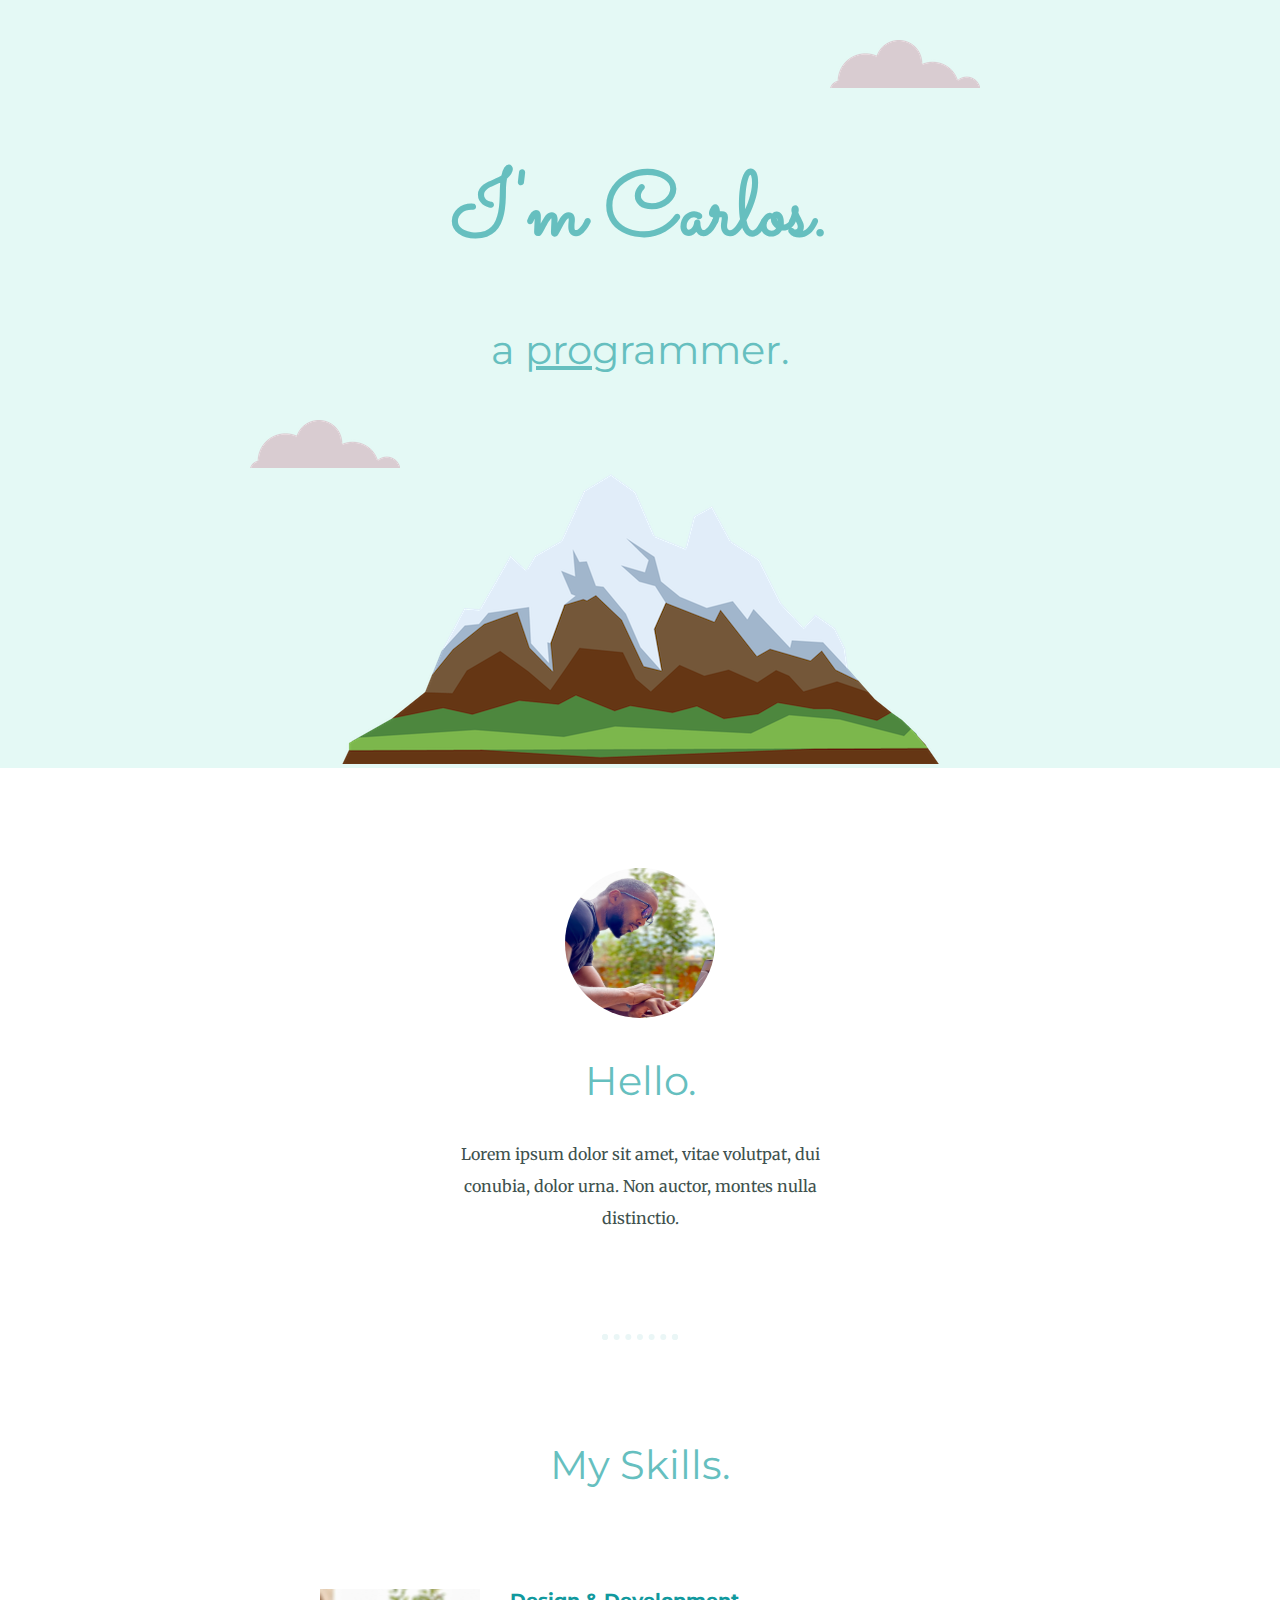
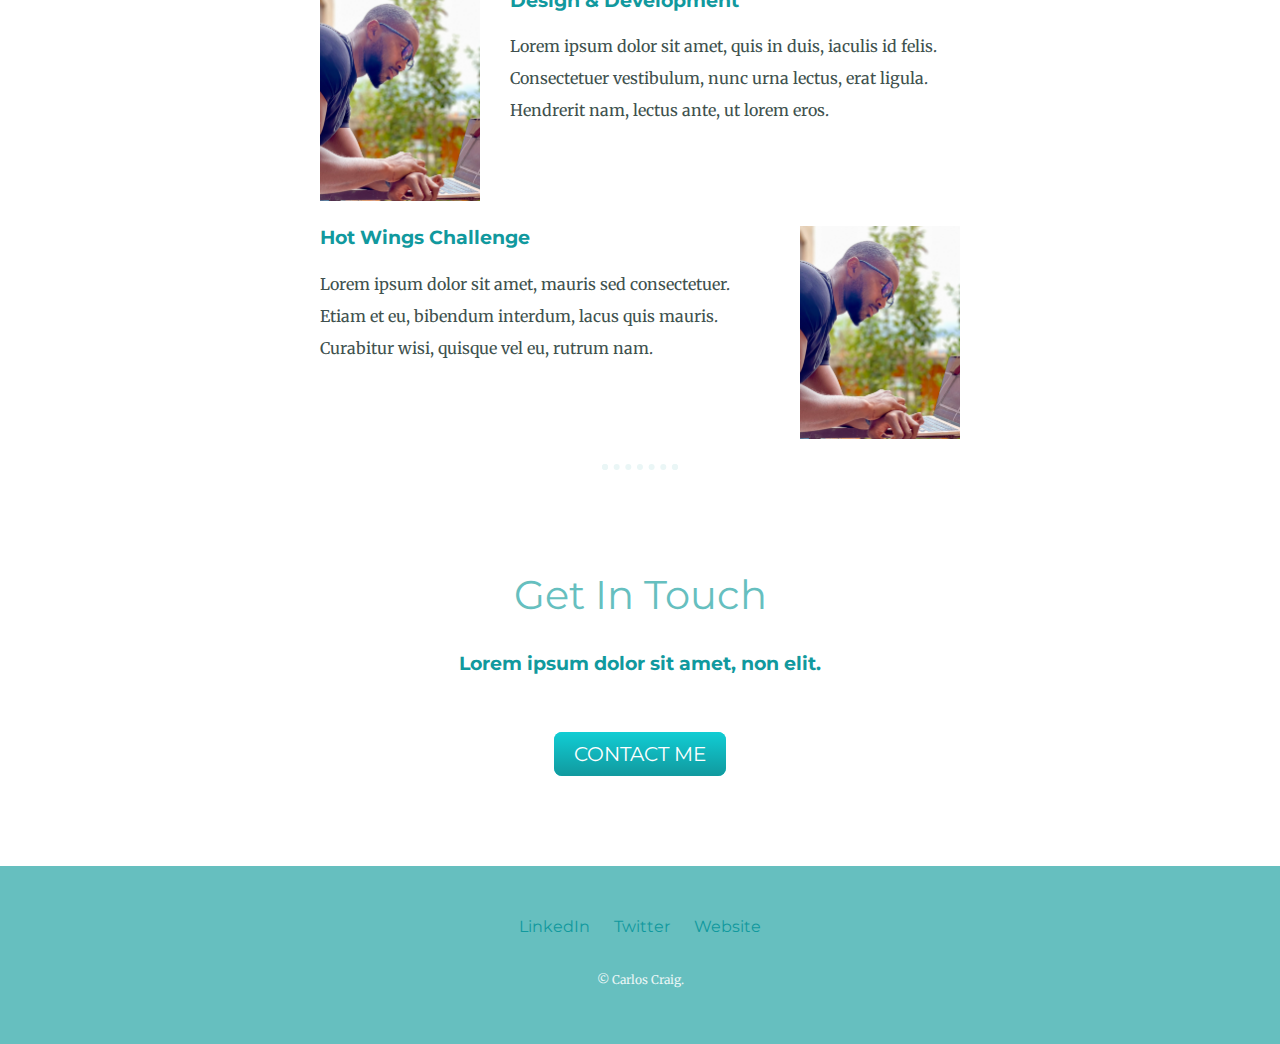
<file: Web Development/CSS - My Site/index.html>
<!DOCTYPE html>
<html lang="en">
  <head>
    <meta charset="UTF-8" />
    <title>Carlos Craig</title>
    <link rel="stylesheet" href="css/styles.css" />
    <link rel="icon" href="favicon.ico?v=2" />
    <link rel="preconnect" href="https://fonts.googleapis.com" />
    <link rel="preconnect" href="https://fonts.gstatic.com" crossorigin />
    <link
      href="https://fonts.googleapis.com/css2?family=Merriweather&family=Montserrat&family=Sacramento&display=swap"
      rel="stylesheet"
    />
  </head>
  <body>
    <div class="top-container">
      <img class="top-cloud" src="images/cloud.png" alt="cloud-img" />
      <h1>I'm Carlos.</h1>
      <h2>a <span class="pro">pro</span>grammer.</h2>
      <img class="bottom-cloud" src="images/cloud.png" alt="cloud-img" />
      <img src="images/mountain.png" alt="mountain-img" />
    </div>
    <div class="middle-container">
      <div class="profile">
        <img
          class="profilePic"
          src="images/carlos.jpg"
          alt="Carlos Profile Pic"
        />
        <h2>Hello.</h2>
        <p class="intro">
          Lorem ipsum dolor sit amet, vitae volutpat, dui conubia, dolor urna.
          Non auctor, montes nulla distinctio.
        </p>
      </div>
      <hr />
      <div class="skills">
        <h2>My Skills.</h2>
        <div class="skill-row">
          <img
            class="code-img"
            src="images/carlos.jpg"
            alt="Carlos Profile Pic"
          />
          <h3>Design & Development</h3>
          <p class="code-skill-description">
            Lorem ipsum dolor sit amet, quis in duis, iaculis id felis.
            Consectetuer vestibulum, nunc urna lectus, erat ligula. Hendrerit
            nam, lectus ante, ut lorem eros.
          </p>
        </div>
        <div class="skill-row">
          <img
            class="challenge-img"
            src="images/carlos.jpg"
            alt="Carlos Profile Pic"
          />
          <h3>Hot Wings Challenge</h3>
          <p class="challenge-description">
            Lorem ipsum dolor sit amet, mauris sed consectetuer. Etiam et eu,
            bibendum interdum, lacus quis mauris. Curabitur wisi, quisque vel
            eu, rutrum nam.
          </p>
        </div>
      </div>
      <hr />
      <div class="contact-me">
        <h2>Get In Touch</h2>
        <h3>Lorem ipsum dolor sit amet, non elit.</h3>
        <p class="contact-messenger">
          Lorem ipsum dolor sit amet, in quis, aenean amet. Phasellus sodales,
          tellus donec dui, ornare erat.
        </p>
        <a class="btn" href="mailto:name@email.com">CONTACT ME</a>
      </div>
    </div>

    <div class="bottom-container">
      <a class="footer-link" href="https://www.linkedin.com/">LinkedIn</a>
      <a class="footer-link" href="https://twitter.com/">Twitter</a>
      <a class="footer-link" href="https://www.appbrewery.co/">Website</a>
      <p class="copyright">© Carlos Craig.</p>
    </div>
  </body>
</html>
</file>
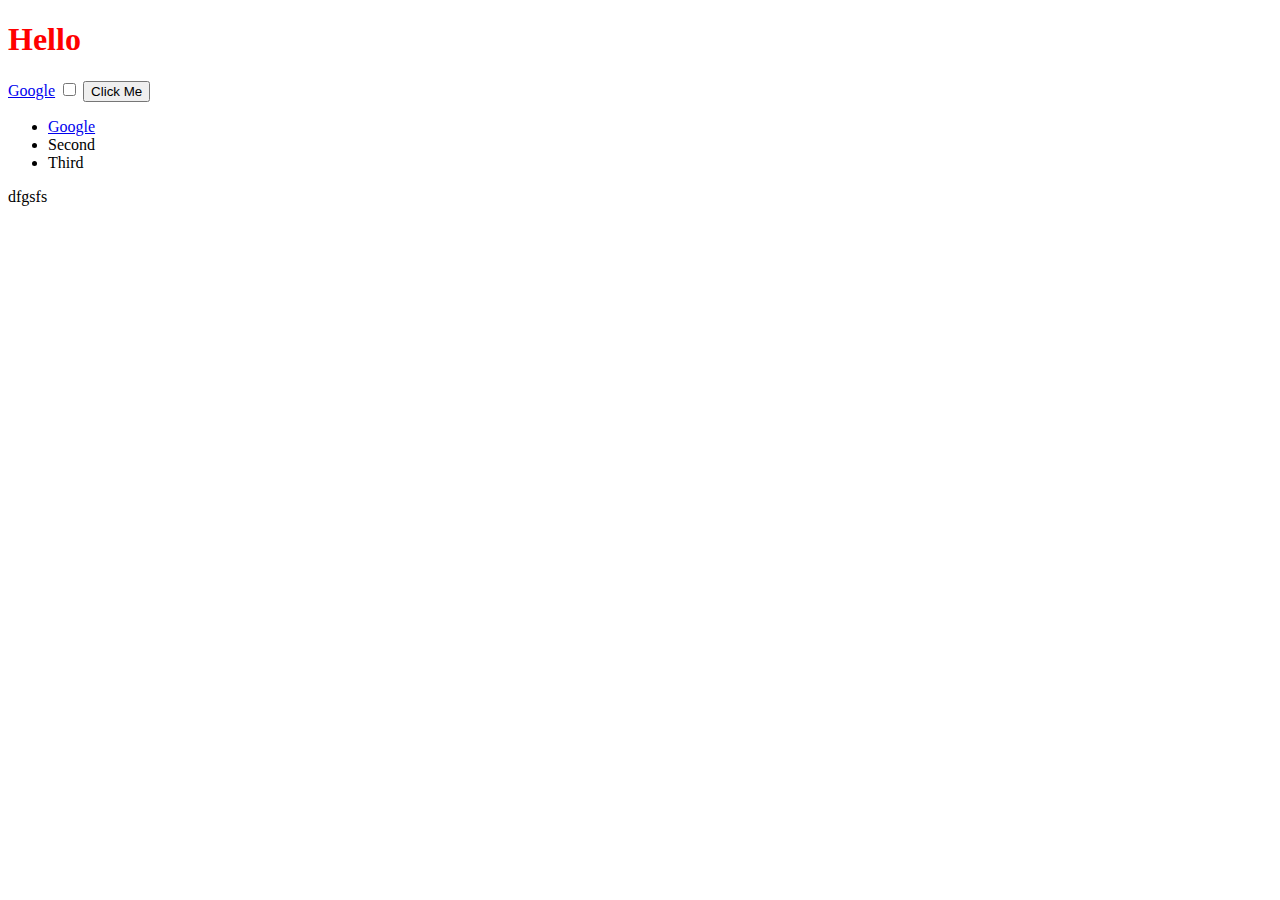
<file: Web Development/DOM/index.html>
<!DOCTYPE html>
<html lang="en" dir="ltr">
  <head>
    <meta charset="utf-8" />
    <title>My Website</title>
    <link rel="stylesheet" href="styles.css" />
  </head>
  <body>
    <h1 id="title">Hello</h1>
    <a href="https://www.google.com">Google</a>
    <input type="checkbox" />

    <button class="btn">Click Me</button>

    <ul id="list">
      <li class="item">
        <a href="https://www.google.com">Google</a>
      </li>
      <li class="item">Second</li>
      <li class="item">Third</li>
    </ul>
  </body>
</html>
dfgsfs
</file>
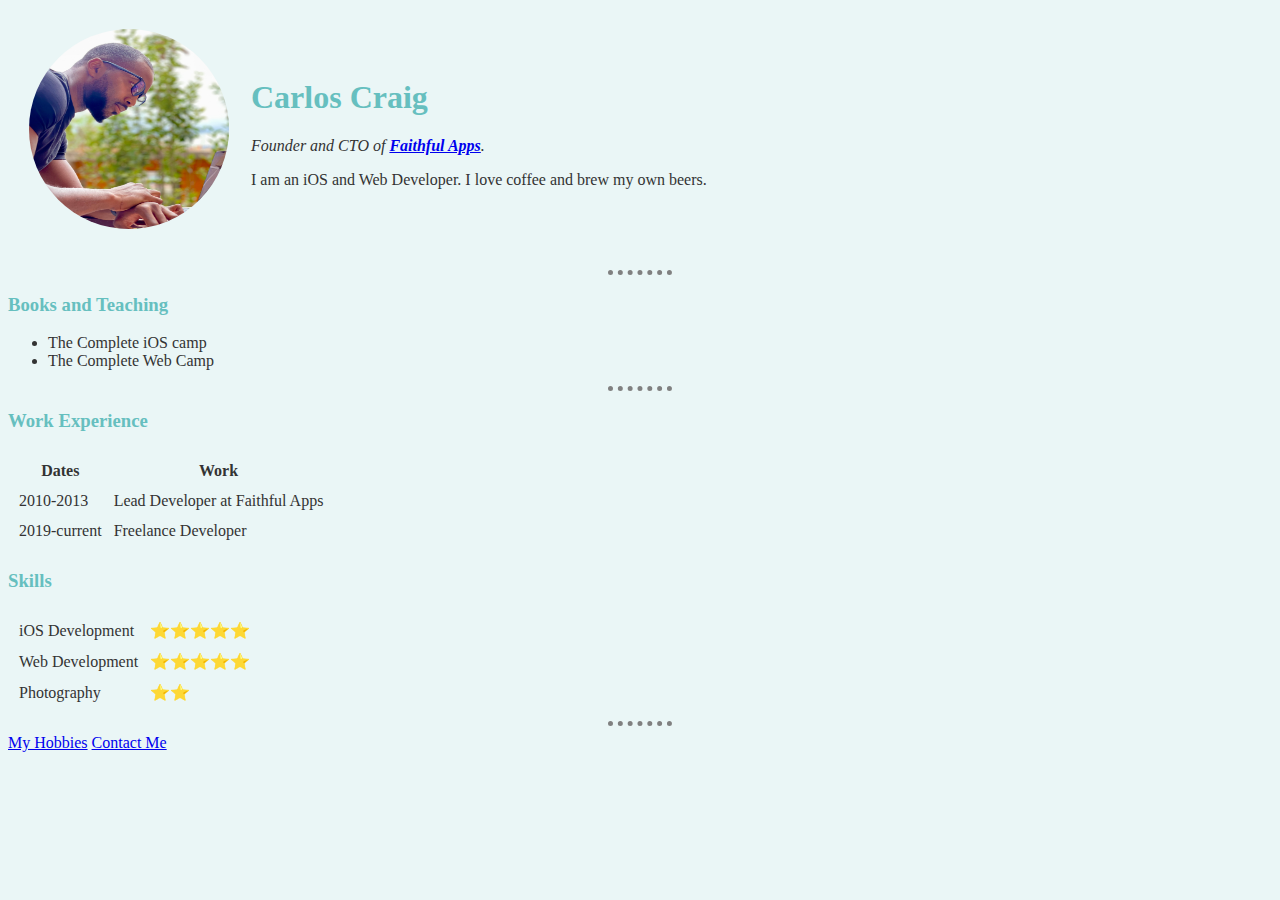
<file: Web Development/HTML - Personal Site/index.html>
<!DOCTYPE html>
<html lang="en">
  <head>
    <meta charset="UTF-8" />
    <meta http-equiv="X-UA-Compatible" content="IE=edge" />
    <meta name="viewport" content="width=device-width, initial-scale=1.0" />
    <title>🤘🏾Carlos</title>
    <link rel="stylesheet" href="css/styles.css" />
  </head>

  <body>
    <table cellspacing="20">
      <tr>
        <td>
          <img
            class="profilePic"
            src="images/carlos.jpg"
            alt="carlos profile pic"
          />
        </td>
        <td>
          <h1>Carlos Craig</h1>
          <p>
            <em>
              Founder and CTO of
              <strong
                ><a href="http://www.instagram.com">Faithful Apps</a></strong
              >.</em
            >
          </p>
          <p>
            I am an iOS and Web Developer. I love coffee and brew my own beers.
          </p>
        </td>
      </tr>
    </table>
    <p></p>
    <hr />
    <h3>Books and Teaching</h3>
    <ul>
      <li>The Complete iOS camp</li>
      <li>The Complete Web Camp</li>
    </ul>
    <hr />
    <h3>Work Experience</h3>
    <table cellspacing="10">
      <thead>
        <tr>
          <th>Dates</th>
          <th>Work</th>
        </tr>
      </thead>
      <tbody>
        <tr>
          <td>2010-2013</td>
          <td>Lead Developer at Faithful Apps</td>
        </tr>
        <tr>
          <td>2019-current</td>
          <td>Freelance Developer</td>
        </tr>
      </tbody>
    </table>
    <h3>Skills</h3>
    <table cellspacing="10">
      <tr>
        <td>iOS Development</td>
        <td>⭐️⭐️⭐️⭐️⭐️</td>
      </tr>
      <tr>
        <td>Web Development</td>
        <td>⭐️⭐️⭐️⭐️⭐️</td>
      </tr>

      <tr>
        <td>Photography</td>
        <td>⭐️⭐️</td>
      </tr>
    </table>

    <hr />

    <a href="hobbies.html">My Hobbies</a>
    <a href="contact.html">Contact Me</a>
  </body>
</html>
</file>
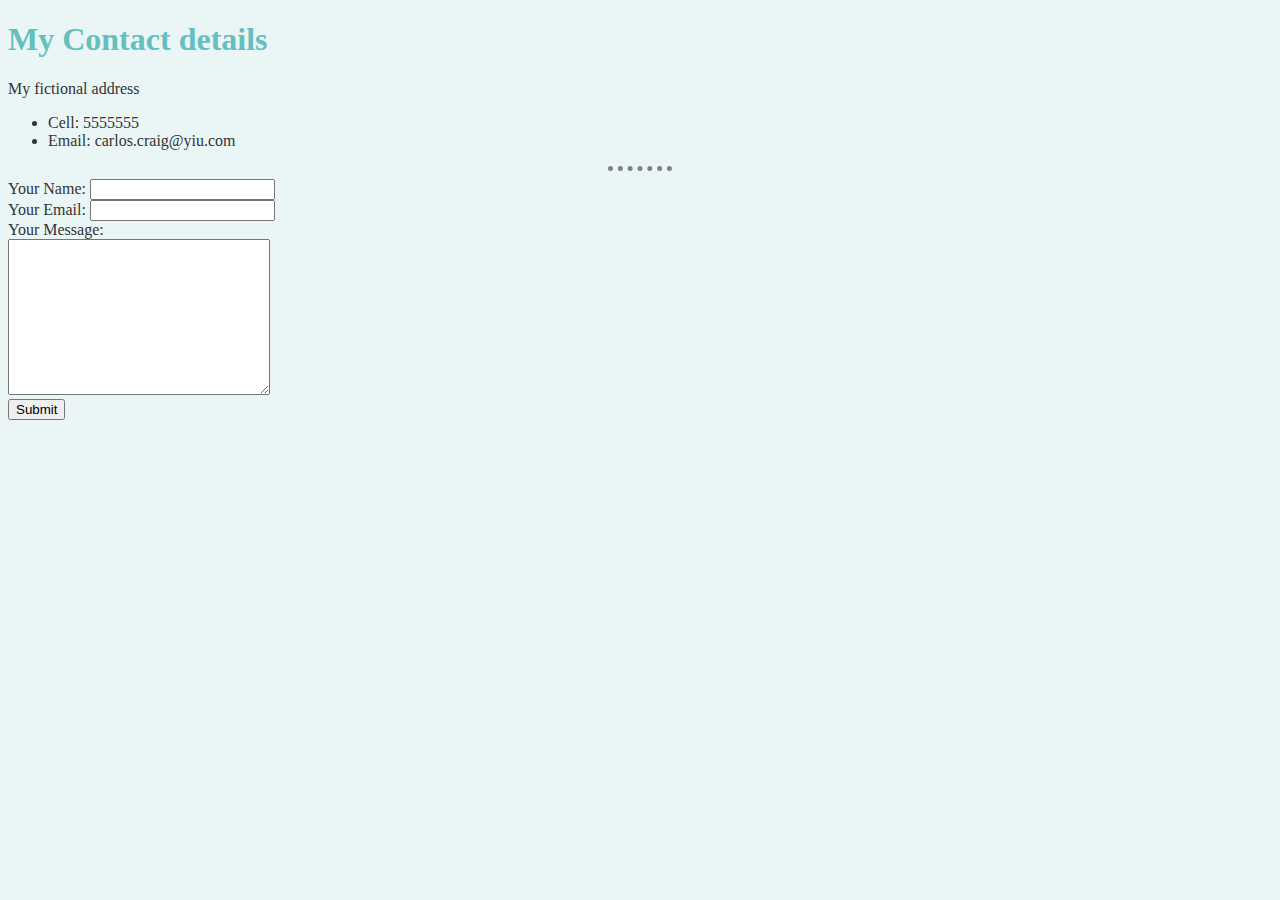
<file: Web Development/HTML - Personal Site/contact.html>
<!DOCTYPE html>
<html lang="en" dir="ltr">
  <head>
    <meta charset="utf-8" />
    <title>Contact Me</title>
    <link rel="stylesheet" href="css/styles.css" />
  </head>
  <body>
    <h1>My Contact details</h1>
    <p>My fictional address</p>
    <ul>
      <li>Cell: 5555555</li>
      <li>Email: carlos.craig@yiu.com</li>
    </ul>
    <hr />
    <form
      class=""
      action="mailto:info@londonappbrewery.com"
      method="post"
      enctype="text/plain"
    >
      <label>Your Name:</label>
      <input type="text" name="yourName" /><br />
      <label>Your Email:</label>
      <input type="email" name="yourEmail" value="" /><br />
      <label>Your Message:</label><br />
      <textarea name="yourMessage" rows="10" cols="30"></textarea><br />
      <input type="submit" />
    </form>
  </body>
</html>
</file>
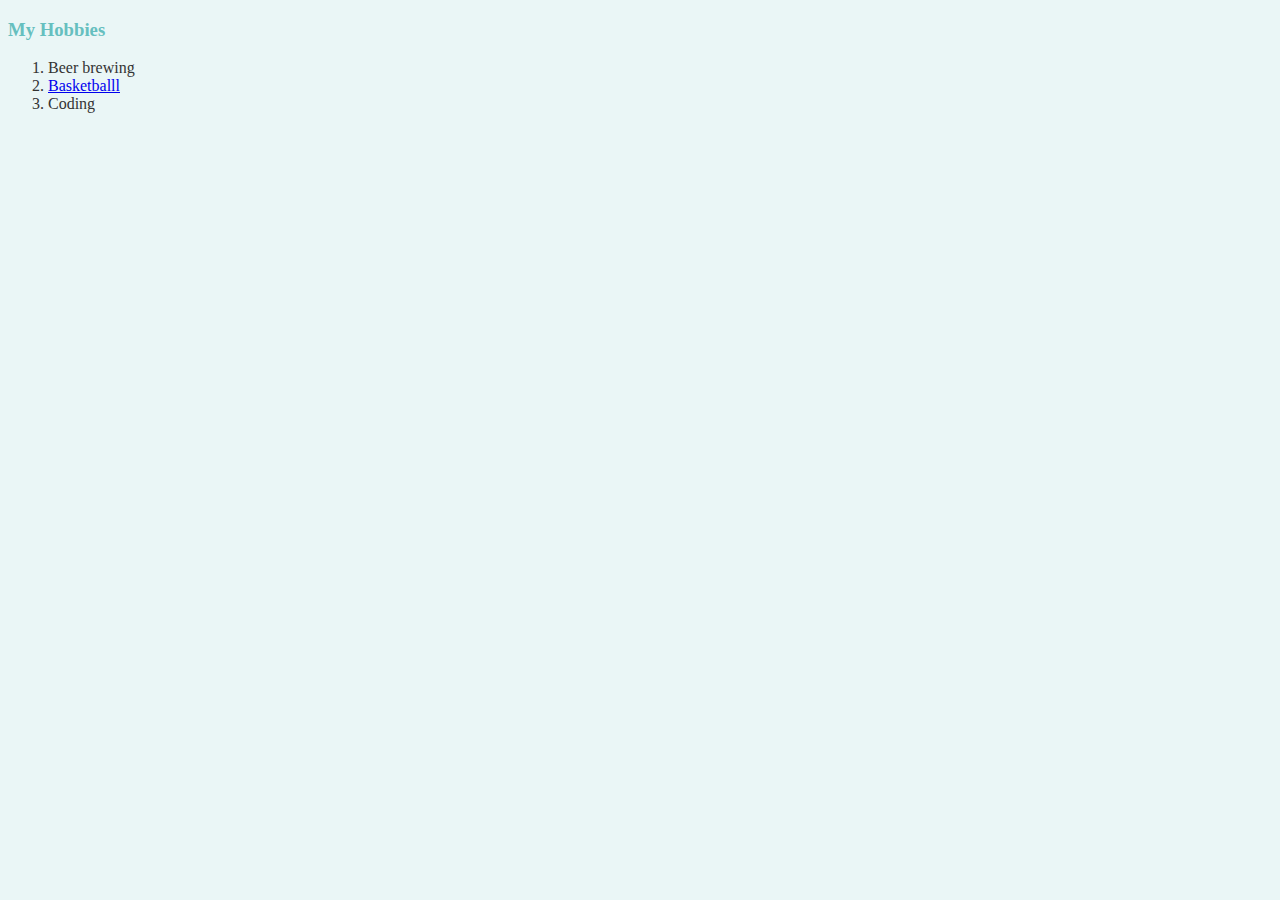
<file: Web Development/HTML - Personal Site/hobbies.html>
<!DOCTYPE html>
<html lang="en" dir="ltr">
  <head>
    <meta charset="utf-8" />
    <title>My Hobbies</title>
    <link rel="stylesheet" href="css/styles.css" />
  </head>
  <body>
    <h3>My Hobbies</h3>
    <ol>
      <li>Beer brewing</li>
      <li>
        <a href="https://www.google.com">Basketballl</a>
      </li>
      <li>Coding</li>
    </ol>
  </body>
</html>
</file>
<file: Web Development/CSS - My Site/css/styles.css>
body {
  color: #40514e;
  margin: 0;
  text-align: center;
  font-family: "Merriweather", serif;
}

hr {
  border: dotted #eaf6f6 6px;
  border-bottom: none;
  width: 5%;
  margin: 100px auto;
}
h1 {
  margin: 50px auto 0 auto;
  font-family: "Sacramento", cursive;
  font-size: 5.625rem;
  color: #66bfbf;
  padding-bottom: 10px;
}
h2 {
  font-family: "Montserrat", sans-serif;
  font-size: 2.5rem;
  color: #66bfbf;
  font-weight: normal;
}
h3 {
  font-family: "Montserrat", sans-serif;
  color: #11999e;
}

p {
  line-height: 2;
}

a {
  color: #11999e;
  font-family: "Montserrat", sans-serif;
  margin: 10px;
  text-decoration: none;
}

a:hover {
  color: #eaf6f6;
}

/************************** classes ****************************************************/

.top-container {
  background-color: #e4f9f5;
  position: relative;
  padding-top: 100px;
}

.profilePic {
  border-radius: 100%;
  width: 150px;
  height: 150px;
}
.middle-container {
  margin: 100px 0;
}
.bottom-container {
  background-color: #66bfbf;
  padding: 50px 0 20px;
}

.footer-link {
  /* margin: 0px 20px 0px 20px;
  color: #11999e;
  text-decoration: none; */
}
.copyright {
  color: #eaf6f6;
  font-size: 0.75rem;
  padding: 20px 0;
}

.skill-row {
  width: 50%;
  margin: 100px auto 100px auto;
  text-align: left;
}

.pro {
  text-decoration: underline;
}

.intro {
  width: 30%;
  margin: auto;
}

.contact-message {
  width: 40%;
  margin: 40px auto 60px;
}

.bottom-cloud {
  position: absolute;
  left: 250px;
  bottom: 300px;
}

.top-cloud {
  position: absolute;
  right: 300px;
  top: 40px;
}

.code-img {
  width: 25%;
  float: left;
  margin-right: 30px;
}
.challenge-img {
  width: 25%;
  float: right;
  margin-left: 30px;
}

.contact-me {
  color: white;
}

.btn {
  background: #11cdd4;
  background-image: -webkit-linear-gradient(top, #11cdd4, #11999e);
  background-image: -moz-linear-gradient(top, #11cdd4, #11999e);
  background-image: -ms-linear-gradient(top, #11cdd4, #11999e);
  background-image: -o-linear-gradient(top, #11cdd4, #11999e);
  background-image: linear-gradient(to bottom, #11cdd4, #11999e);
  -webkit-border-radius: 8;
  -moz-border-radius: 8;
  border-radius: 8px;
  font-family: "Montserrat", sans-serif;
  color: #ffffff;
  font-size: 20px;
  padding: 10px 20px 10px 20px;
  text-decoration: none;
}

.btn:hover {
  background: #30e3cb;
  background-image: -webkit-linear-gradient(top, #30e3cb, #2bc4ad);
  background-image: -moz-linear-gradient(top, #30e3cb, #2bc4ad);
  background-image: -ms-linear-gradient(top, #30e3cb, #2bc4ad);
  background-image: -o-linear-gradient(top, #30e3cb, #2bc4ad);
  background-image: linear-gradient(to bottom, #30e3cb, #2bc4ad);
  text-decoration: none;
}

/* .code-skill-description {
  clear: left;
}
.challenge-description {
  clear: right;
} */
</file>
<file: Web Development/DOM/styles.css>
h1 {
  color: red;
}
</file>
<file: Web Development/HTML - Personal Site/css/styles.css>
body {
  background-color: #eaf6f6;
  /* font-family: "Roboto", sans-serif; */
  /* font-size: 16px; */
  color: #333;
}
hr {
  border-style: none;
  border-top-style: dotted;
  border-color: grey;
  border-width: 5px;
  width: 5%;
}
h1 {
  color: #66bfbf;
}
h3 {
  color: #66bfbf;
}

img:hover {
  background-color: gold;
}

/************************************ class="container" ************************************/

.profilePic {
  border-radius: 100%;
  width: 200px;
  height: 200px;
}
</file>
